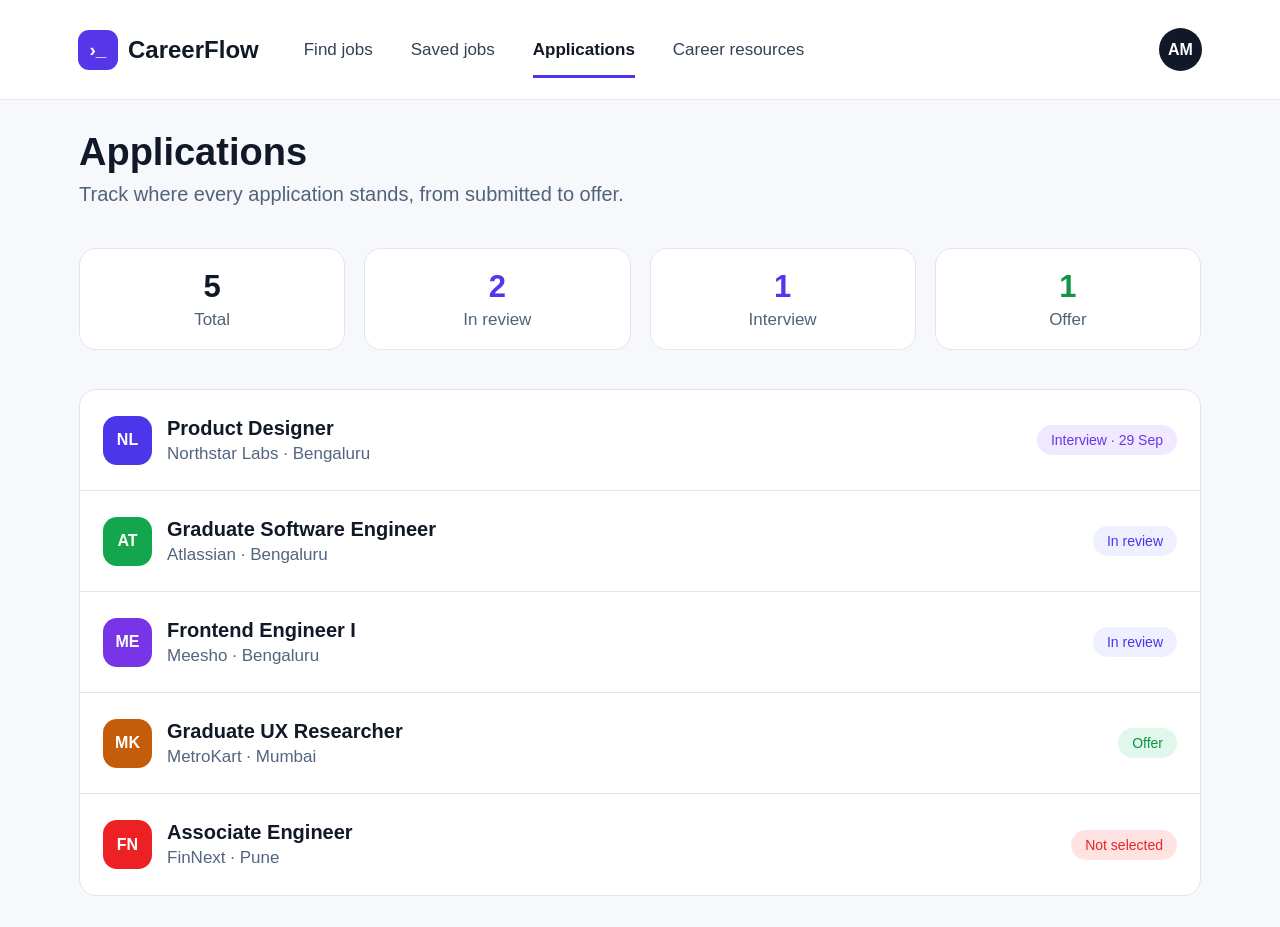
<file: application.html>
<!DOCTYPE html>
<html lang="en">
<head>
    <meta charset="UTF-8">
    <meta name="viewport" content="width=device-width, initial-scale=1.0">
    <title>CareerFlow - Applications</title>

    <style>
        * {
            margin: 0;
            padding: 0;
            box-sizing: border-box;
            font-family: Arial, Helvetica, sans-serif;
        }

        body {
            background: #f7f8fc;
            color: #111827;
        }

        /* NAVBAR */
        .navbar {
            height: 100px;
            background: white;
            border-bottom: 1px solid #e5e7eb;
            display: flex;
            align-items: center;
            padding: 0 78px;
        }

        .logo-section {
            display: flex;
            align-items: center;
            gap: 10px;
            margin-right: 45px;
        }

        .logo {
            width: 40px;
            height: 40px;
            background: #5536e8;
            color: white;
            border-radius: 11px;
            display: flex;
            align-items: center;
            justify-content: center;
            font-size: 19px;
            font-weight: bold;
        }

        .brand {
            font-size: 24px;
            font-weight: 700;
        }

        .nav-links {
            display: flex;
            gap: 38px;
            height: 100%;
            align-items: center;
        }

        .nav-links a {
            text-decoration: none;
            color: #334155;
            font-size: 17px;
            height: 100%;
            display: flex;
            align-items: center;
            position: relative;
        }

        .nav-links a.active {
            color: #111827;
            font-weight: 600;
        }

        .nav-links a.active::after {
            content: "";
            position: absolute;
            bottom: 21px;
            left: 0;
            width: 100%;
            height: 3px;
            background: #4935ee;
        }

        .profile {
            margin-left: auto;
            width: 43px;
            height: 43px;
            border-radius: 50%;
            background: #111827;
            color: white;
            display: flex;
            align-items: center;
            justify-content: center;
            font-weight: bold;
        }

        /* MAIN */
        .container {
            padding: 31px 79px;
        }

        .heading h1 {
            font-size: 38px;
            margin-bottom: 9px;
            font-weight: 750;
        }

        .heading p {
            font-size: 20px;
            color: #52627a;
        }

        /* STAT CARDS */
        .stats {
            display: grid;
            grid-template-columns: repeat(4, 1fr);
            gap: 19px;
            margin-top: 42px;
        }

        .stat-card {
            height: 102px;
            background: white;
            border: 1px solid #e1e5ed;
            border-radius: 17px;
            display: flex;
            flex-direction: column;
            align-items: center;
            justify-content: center;
        }

        .stat-number {
            font-size: 31px;
            font-weight: 700;
            margin-bottom: 5px;
        }

        .stat-label {
            font-size: 17px;
            color: #52627a;
        }

        .purple {
            color: #5137ed;
        }

        .green {
            color: #159447;
        }

        /* APPLICATION LIST */
        .applications {
            margin-top: 39px;
            background: white;
            border: 1px solid #e1e5ed;
            border-radius: 17px;
            overflow: hidden;
        }

        .application {
            min-height: 101px;
            display: flex;
            align-items: center;
            padding: 0 23px;
            border-bottom: 1px solid #e1e5ed;
        }

        .application:last-child {
            border-bottom: none;
        }

        .company-icon {
            width: 49px;
            height: 49px;
            border-radius: 14px;
            display: flex;
            align-items: center;
            justify-content: center;
            color: white;
            font-weight: bold;
            margin-right: 15px;
        }

        .nl {
            background: #4c35eb;
        }

        .at {
            background: #13a64d;
        }

        .me {
            background: #7835e8;
        }

        .mk {
            background: #c45c09;
        }

        .fn {
            background: #ed2024;
        }

        .job-info h2 {
            font-size: 20px;
            margin-bottom: 4px;
        }

        .job-info p {
            color: #536580;
            font-size: 17px;
        }

        .status {
            margin-left: auto;
            padding: 7px 14px;
            border-radius: 20px;
            font-size: 14px;
            font-weight: 500;
        }

        .interview {
            color: #6838e8;
            background: #f0e9ff;
        }

        .review {
            color: #4935e9;
            background: #eef0ff;
        }

        .offer {
            color: #079447;
            background: #e1f7eb;
        }

        .rejected {
            color: #e82424;
            background: #ffe2e2;
        }

        /* RESPONSIVE */
        @media (max-width: 900px) {
            .navbar {
                padding: 0 25px;
            }

            .container {
                padding: 30px 25px;
            }

            .stats {
                grid-template-columns: repeat(2, 1fr);
            }

            .nav-links {
                gap: 15px;
            }
        }

        @media (max-width: 600px) {
            .brand {
                display: none;
            }

            .nav-links {
                display: none;
            }

            .stats {
                grid-template-columns: 1fr;
            }

            .heading h1 {
                font-size: 30px;
            }

            .application {
                padding: 15px;
            }

            .status {
                font-size: 12px;
                padding: 6px 9px;
            }
        }
    </style>
</head>

<body>

    <!-- NAVIGATION -->
    <nav class="navbar">

        <div class="logo-section">
            <div class="logo">›_</div>
            <div class="brand">CareerFlow</div>
        </div>

        <div class="nav-links">
            <a href="#">Find jobs</a>
            <a href="#">Saved jobs</a>
            <a href="#" class="active">Applications</a>
            <a href="#">Career resources</a>
        </div>

        <div class="profile">AM</div>

    </nav>


    <!-- MAIN CONTENT -->
    <main class="container">

        <div class="heading">
            <h1>Applications</h1>
            <p>Track where every application stands, from submitted to offer.</p>
        </div>


        <!-- STATISTICS -->
        <section class="stats">

            <div class="stat-card">
                <div class="stat-number">5</div>
                <div class="stat-label">Total</div>
            </div>

            <div class="stat-card">
                <div class="stat-number purple">2</div>
                <div class="stat-label">In review</div>
            </div>

            <div class="stat-card">
                <div class="stat-number purple">1</div>
                <div class="stat-label">Interview</div>
            </div>

            <div class="stat-card">
                <div class="stat-number green">1</div>
                <div class="stat-label">Offer</div>
            </div>

        </section>


        <!-- APPLICATIONS -->
        <section class="applications">

            <!-- Product Designer -->
            <div class="application">

                <div class="company-icon nl">
                    NL
                </div>

                <div class="job-info">
                    <h2>Product Designer</h2>
                    <p>Northstar Labs · Bengaluru</p>
                </div>

                <div class="status interview">
                    Interview · 29 Sep
                </div>

            </div>


            <!-- Atlassian -->
            <div class="application">

                <div class="company-icon at">
                    AT
                </div>

                <div class="job-info">
                    <h2>Graduate Software Engineer</h2>
                    <p>Atlassian · Bengaluru</p>
                </div>

                <div class="status review">
                    In review
                </div>

            </div>


            <!-- Meesho -->
            <div class="application">

                <div class="company-icon me">
                    ME
                </div>

                <div class="job-info">
                    <h2>Frontend Engineer I</h2>
                    <p>Meesho · Bengaluru</p>
                </div>

                <div class="status review">
                    In review
                </div>

            </div>


            <!-- MetroKart -->
            <div class="application">

                <div class="company-icon mk">
                    MK
                </div>

                <div class="job-info">
                    <h2>Graduate UX Researcher</h2>
                    <p>MetroKart · Mumbai</p>
                </div>

                <div class="status offer">
                    Offer
                </div>

            </div>


            <!-- FinNext -->
            <div class="application">

                <div class="company-icon fn">
                    FN
                </div>

                <div class="job-info">
                    <h2>Associate Engineer</h2>
                    <p>FinNext · Pune</p>
                </div>

                <div class="status rejected">
                    Not selected
                </div>

            </div>

        </section>

    </main>

</body>
</html>
</file>
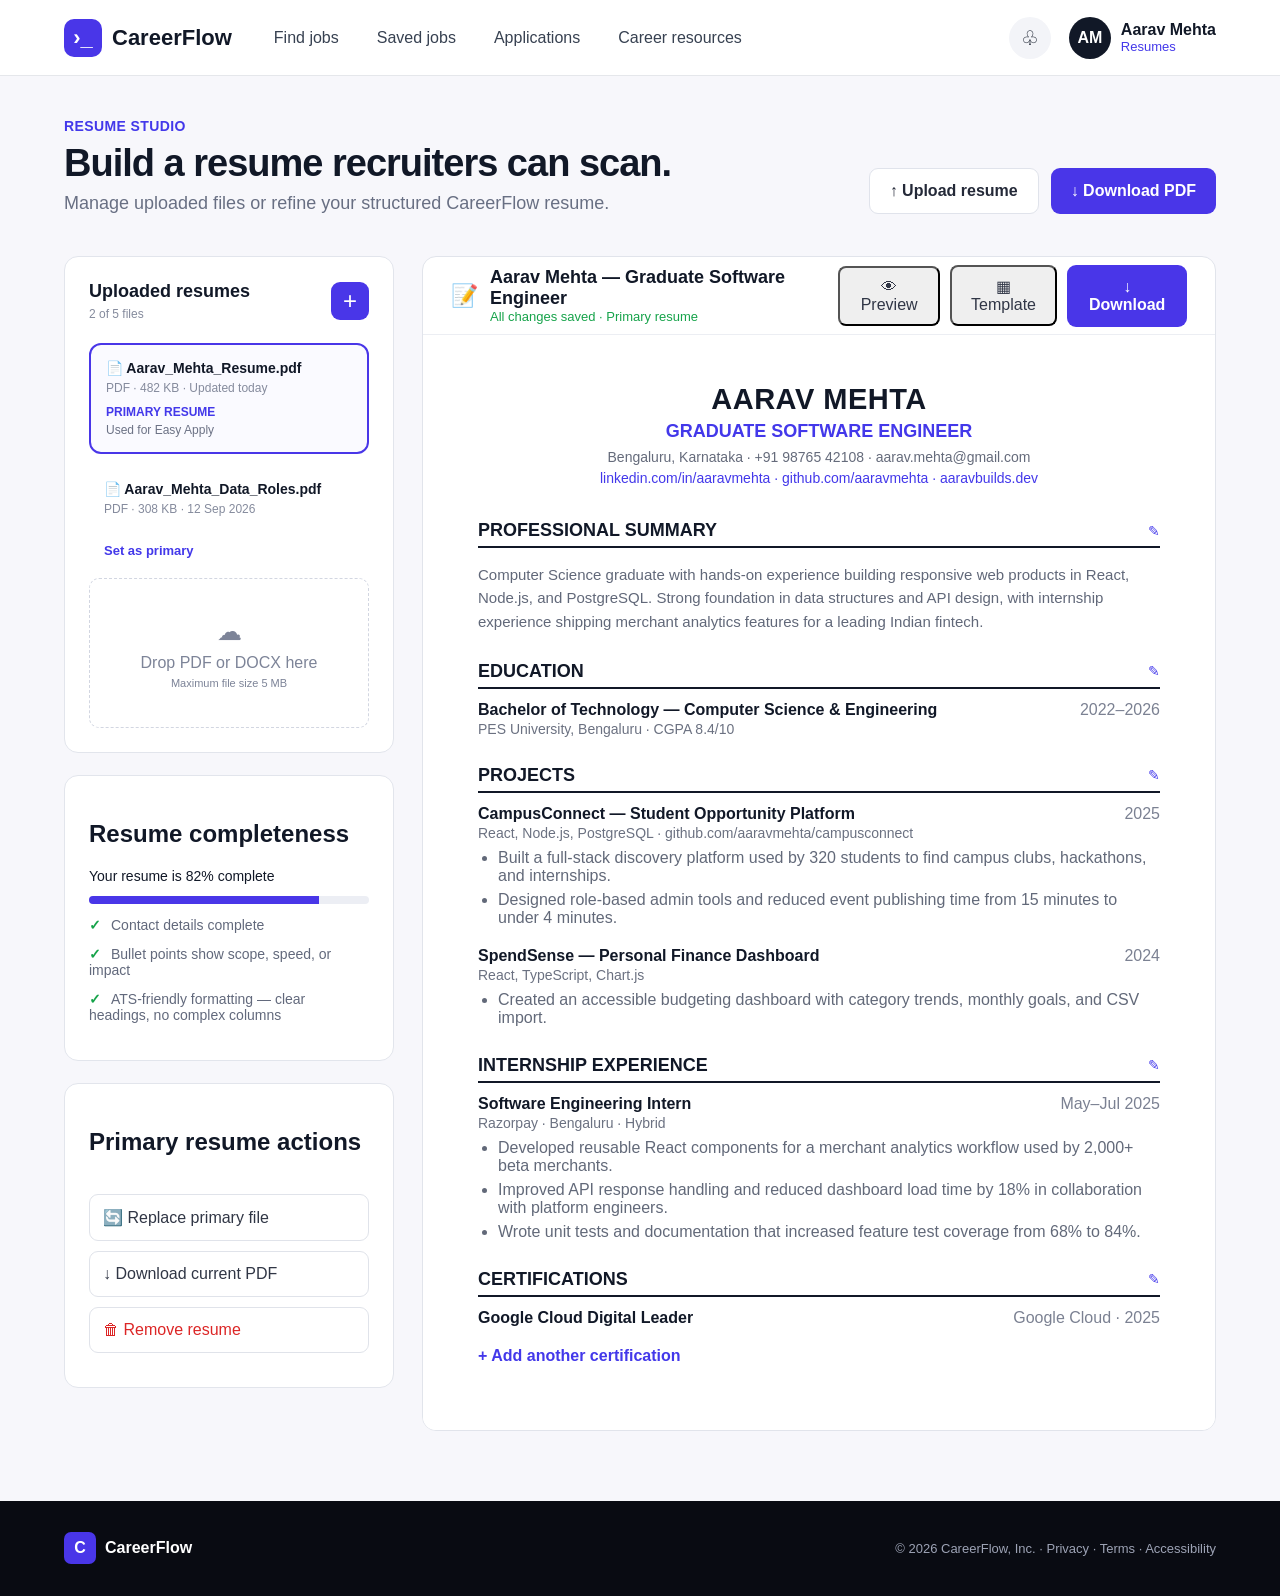
<file: resume.html>
<!DOCTYPE html>
<html lang="en">
<head>
  <meta charset="UTF-8">
  <meta name="viewport" content="width=device-width, initial-scale=1.0">
  <title>Resume Studio · CareerFlow</title>

  <style>
    * {
      box-sizing: border-box;
    }

    body {
      margin: 0;
      font-family: Inter, Arial, sans-serif;
      background: #f7f7fb;
      color: #111827;
    }

    a {
      text-decoration: none;
      color: inherit;
    }

    button,
    input {
      font: inherit;
    }

    button {
      cursor: pointer;
    }

    /* ================= HEADER ================= */

    header {
      height: 76px;
      background: white;
      border-bottom: 1px solid #e5e7eb;
      display: flex;
      align-items: center;
      padding: 0 64px;
      justify-content: space-between;
    }

    .header-left {
      display: flex;
      align-items: center;
      gap: 42px;
    }

    .logo {
      display: flex;
      align-items: center;
      gap: 10px;
      font-size: 22px;
      font-weight: 800;
    }

    .logo-icon {
      width: 38px;
      height: 38px;
      background: #4936e8;
      color: white;
      border-radius: 10px;
      display: flex;
      justify-content: center;
      align-items: center;
      font-weight: bold;
    }

    nav {
      display: flex;
      gap: 38px;
      color: #374151;
    }

    nav a {
      padding: 28px 0;
      position: relative;
    }

    nav a:hover {
      color: #4338ea;
    }

    .header-right {
      display: flex;
      align-items: center;
      gap: 18px;
    }

    .notification {
      width: 42px;
      height: 42px;
      border-radius: 50%;
      background: #f3f4f8;
      display: flex;
      justify-content: center;
      align-items: center;
      font-size: 20px;
    }

    .profile {
      display: flex;
      align-items: center;
      gap: 10px;
    }

    .profile-circle {
      width: 42px;
      height: 42px;
      border-radius: 50%;
      background: #111827;
      color: white;
      display: flex;
      align-items: center;
      justify-content: center;
      font-weight: 700;
    }

    .profile-name {
      font-weight: 700;
    }

    .profile-role {
      color: #4338ea;
      font-size: 13px;
    }

    /* ================= MAIN ================= */

    main {
      max-width: 1550px;
      margin: auto;
      padding: 42px 64px 70px;
    }

    .page-heading {
      display: flex;
      justify-content: space-between;
      align-items: flex-end;
      margin-bottom: 42px;
    }

    .eyebrow {
      color: #4338ea;
      font-weight: 700;
      font-size: 14px;
      letter-spacing: .4px;
      margin-bottom: 8px;
    }

    h1 {
      margin: 0 0 8px;
      font-size: 38px;
      letter-spacing: -1px;
    }

    .subtitle {
      color: #686f83;
      font-size: 18px;
      margin: 0;
    }

    .heading-actions {
      display: flex;
      gap: 12px;
    }

    /* ================= BUTTONS ================= */

    .btn {
      border: none;
      padding: 13px 20px;
      border-radius: 9px;
      font-weight: 600;
      display: inline-flex;
      align-items: center;
      gap: 8px;
    }

    .btn-primary {
      background: #4936e8;
      color: white;
    }

    .btn-primary:hover {
      background: #3828c9;
    }

    .btn-light {
      background: white;
      border: 1px solid #e0e3eb;
      color: #242938;
    }

    .btn-light:hover {
      background: #f5f5fa;
    }

    /* ================= WORKSPACE ================= */

    .workspace {
      display: grid;
      grid-template-columns: 330px 1fr;
      gap: 28px;
      align-items: start;
    }

    /* ================= SIDEBAR ================= */

    .sidebar-card {
      background: white;
      border: 1px solid #e2e5ec;
      border-radius: 14px;
      padding: 24px;
      margin-bottom: 22px;
    }

    .sidebar-title {
      display: flex;
      justify-content: space-between;
      align-items: center;
      margin-bottom: 22px;
    }

    .sidebar-title h2 {
      font-size: 18px;
      margin: 0;
    }

    .add-btn {
      width: 38px;
      height: 38px;
      border: none;
      border-radius: 9px;
      background: #4936e8;
      color: white;
      font-size: 24px;
    }

    .resume-item {
      padding: 15px;
      border-radius: 12px;
      margin-bottom: 12px;
    }

    .resume-item.primary {
      border: 2px solid #4936e8;
      background: #fafaff;
    }

    .resume-item-title {
      font-weight: 600;
      font-size: 14px;
    }

    .resume-meta {
      color: #858b9d;
      font-size: 12px;
      margin-top: 5px;
    }

    .primary-label {
      color: #4338ea;
      font-weight: 700;
      font-size: 12px;
      margin-top: 10px;
    }

    .resume-use {
      color: #6c7285;
      font-size: 12px;
      margin-top: 4px;
    }

    .set-primary {
      color: #4338ea;
      font-size: 13px;
      font-weight: 600;
      margin: 5px 0 20px 15px;
    }

    .upload-box {
      height: 150px;
      border: 1px dashed #d2d6e1;
      border-radius: 10px;
      display: flex;
      flex-direction: column;
      justify-content: center;
      align-items: center;
      color: #7d8498;
      text-align: center;
    }

    .upload-icon {
      font-size: 25px;
      margin-bottom: 8px;
    }

    .upload-box small {
      margin-top: 5px;
      font-size: 11px;
    }

    .completion {
      font-size: 14px;
    }

    .progress {
      height: 8px;
      background: #eceef4;
      border-radius: 10px;
      overflow: hidden;
      margin-top: 12px;
    }

    .progress-bar {
      width: 82%;
      height: 100%;
      background: #4936e8;
    }

    .tips {
      list-style: none;
      padding: 0;
      margin: 0;
    }

    .tips li {
      margin: 13px 0;
      color: #62697c;
      font-size: 14px;
    }

    .tips li::before {
      content: "✓";
      color: #16a34a;
      font-weight: bold;
      margin-right: 10px;
    }

    .action-button {
      width: 100%;
      background: white;
      border: 1px solid #e0e3ea;
      border-radius: 9px;
      padding: 13px;
      margin-bottom: 10px;
      text-align: left;
      color: #303645;
      font-weight: 500;
    }

    .action-button:hover {
      background: #f7f7fa;
    }

    .remove {
      color: #dc2626;
    }

    /* ================= RESUME AREA ================= */

    .resume-area {
      background: white;
      border-radius: 14px;
      border: 1px solid #e1e4eb;
      overflow: hidden;
    }

    .resume-toolbar {
      height: 78px;
      display: flex;
      align-items: center;
      justify-content: space-between;
      padding: 0 28px;
      border-bottom: 1px solid #eceef3;
    }

    .resume-title {
      display: flex;
      align-items: center;
      gap: 12px;
    }

    .resume-title-icon {
      font-size: 22px;
    }

    .resume-title h2 {
      margin: 0;
      font-size: 18px;
    }

    .saved {
      color: #16a34a;
      font-size: 13px;
    }

    .toolbar-actions {
      display: flex;
      gap: 10px;
      align-items: center;
    }

    .toolbar-link {
      padding: 10px 14px;
      color: #303646;
      border-radius: 8px;
    }

    .toolbar-link:hover {
      background: #f4f5f8;
    }

    /* ================= RESUME PAPER ================= */

    .paper {
      background: white;
      padding: 48px 55px 65px;
      min-height: 900px;
    }

    .resume-header {
      text-align: center;
      margin-bottom: 34px;
    }

    .resume-header h1 {
      font-size: 29px;
      letter-spacing: .5px;
      margin-bottom: 5px;
    }

    .resume-position {
      color: #4338ea;
      font-weight: 700;
      font-size: 18px;
      margin-bottom: 7px;
    }

    .contact {
      color: #656b7b;
      font-size: 14px;
      margin-bottom: 5px;
    }

    .links {
      color: #4338ea;
      font-size: 14px;
    }

    /* ================= SECTIONS ================= */

    .resume-section {
      margin-top: 28px;
    }

    .section-heading {
      display: flex;
      align-items: center;
      border-bottom: 2px solid #111827;
      padding-bottom: 5px;
      margin-bottom: 12px;
    }

    .section-heading h2 {
      font-size: 18px;
      margin: 0;
      font-weight: 800;
    }

    .edit {
      margin-left: auto;
      color: #4338ea;
      font-size: 14px;
    }

    .resume-text {
      color: #616879;
      font-size: 15px;
      line-height: 1.55;
    }

    .education-row,
    .experience-row,
    .project-row,
    .cert-row {
      position: relative;
      margin-bottom: 20px;
    }

    .row-top {
      display: flex;
      justify-content: space-between;
      gap: 20px;
    }

    .row-title {
      font-weight: 700;
      font-size: 16px;
    }

    .date {
      color: #7b8192;
      white-space: nowrap;
    }

    .organization {
      color: #6b7181;
      font-size: 14px;
      margin-top: 2px;
    }

    ul.resume-bullets {
      margin: 8px 0 0 20px;
      padding: 0;
      color: #626979;
    }

    ul.resume-bullets li {
      margin-bottom: 6px;
    }

    .skills {
      display: flex;
      flex-wrap: wrap;
      gap: 8px;
    }

    .skill {
      background: #f1f2f7;
      padding: 6px 10px;
      border-radius: 7px;
      font-size: 13px;
    }

    /* ================= FOOTER ================= */

    footer {
      height: 95px;
      background: #090b12;
      color: white;
      display: flex;
      align-items: center;
      justify-content: space-between;
      padding: 0 64px;
    }

    .footer-logo {
      display: flex;
      align-items: center;
      gap: 9px;
      font-weight: 700;
    }

    .footer-icon {
      width: 32px;
      height: 32px;
      border-radius: 7px;
      background: #4936e8;
      display: flex;
      align-items: center;
      justify-content: center;
    }

    .footer-text {
      color: #9da3b5;
      font-size: 13px;
    }

    /* ================= RESPONSIVE ================= */

    @media (max-width: 1000px) {
      header {
        padding: 0 25px;
      }

      main {
        padding: 35px 25px;
      }

      .workspace {
        grid-template-columns: 1fr;
      }

      .sidebar {
        display: grid;
        grid-template-columns: 1fr 1fr;
        gap: 20px;
      }
    }

    @media (max-width: 700px) {
      nav {
        display: none;
      }

      .profile-name,
      .profile-role {
        display: none;
      }

      .page-heading {
        flex-direction: column;
        align-items: flex-start;
        gap: 20px;
      }

      .heading-actions {
        width: 100%;
      }

      .heading-actions .btn {
        flex: 1;
        justify-content: center;
      }

      .sidebar {
        display: block;
      }

      .paper {
        padding: 30px 20px;
      }

      .resume-toolbar {
        padding: 0 15px;
      }

      .toolbar-link {
        display: none;
      }

      footer {
        padding: 0 20px;
      }
    }
  </style>
</head>

<body>

<!-- ================= HEADER ================= -->

<header>

  <div class="header-left">

    <a href="index.html" class="logo">
      <span class="logo-icon">›_</span>
      CareerFlow
    </a>

    <nav>
      <a href="index.html">Find jobs</a>
      <a href="saved-jobs.html">Saved jobs</a>
      <a href="applications.html">Applications</a>
      <a href="#">Career resources</a>
    </nav>

  </div>

  <div class="header-right">

    <div class="notification">♧</div>

    <div class="profile">

      <div class="profile-circle">
        AM
      </div>

      <div>
        <div class="profile-name">Aarav Mehta</div>
        <div class="profile-role">Resumes</div>
      </div>

    </div>

  </div>

</header>


<!-- ================= MAIN ================= -->

<main>

  <!-- PAGE TITLE -->

  <div class="page-heading">

    <div>
      <div class="eyebrow">RESUME STUDIO</div>

      <h1>Build a resume recruiters can scan.</h1>

      <p class="subtitle">
        Manage uploaded files or refine your structured CareerFlow resume.
      </p>
    </div>

    <div class="heading-actions">

      <button class="btn btn-light">
        ↑ Upload resume
      </button>

      <button class="btn btn-primary">
        ↓ Download PDF
      </button>

    </div>

  </div>


  <!-- ================= WORKSPACE ================= -->

  <div class="workspace">

    <!-- SIDEBAR -->

    <aside class="sidebar">

      <!-- Uploaded resumes -->

      <div class="sidebar-card">

        <div class="sidebar-title">

          <div>
            <h2>Uploaded resumes</h2>
            <div class="resume-meta">2 of 5 files</div>
          </div>

          <button class="add-btn">+</button>

        </div>


        <div class="resume-item primary">

          <div class="resume-item-title">
            📄 Aarav_Mehta_Resume.pdf
          </div>

          <div class="resume-meta">
            PDF · 482 KB · Updated today
          </div>

          <div class="primary-label">
            PRIMARY RESUME
          </div>

          <div class="resume-use">
            Used for Easy Apply
          </div>

        </div>


        <div class="resume-item">

          <div class="resume-item-title">
            📄 Aarav_Mehta_Data_Roles.pdf
          </div>

          <div class="resume-meta">
            PDF · 308 KB · 12 Sep 2026
          </div>

        </div>

        <div class="set-primary">
          Set as primary
        </div>


        <div class="upload-box">

          <div class="upload-icon">☁</div>

          <div>Drop PDF or DOCX here</div>

          <small>Maximum file size 5 MB</small>

        </div>

      </div>


      <!-- Resume completeness -->

      <div class="sidebar-card">

        <h2>Resume completeness</h2>

        <div class="completion">
          Your resume is 82% complete
        </div>

        <div class="progress">
          <div class="progress-bar"></div>
        </div>

        <ul class="tips">

          <li>Contact details complete</li>

          <li>Bullet points show scope, speed, or impact</li>

          <li>ATS-friendly formatting — clear headings, no complex columns</li>

        </ul>

      </div>


      <!-- Primary actions -->

      <div class="sidebar-card">

        <h2>Primary resume actions</h2>

        <br>

        <button class="action-button">
          🔄 Replace primary file
        </button>

        <button class="action-button">
          ↓ Download current PDF
        </button>

        <button class="action-button remove">
          🗑 Remove resume
        </button>

      </div>

    </aside>


    <!-- ================= RESUME PREVIEW ================= -->

    <section class="resume-area">

      <!-- Toolbar -->

      <div class="resume-toolbar">

        <div class="resume-title">

          <span class="resume-title-icon">📝</span>

          <div>
            <h2>Aarav Mehta — Graduate Software Engineer</h2>
            <div class="saved">
              All changes saved · Primary resume
            </div>
          </div>

        </div>


        <div class="toolbar-actions">

          <button class="toolbar-link">
            👁 Preview
          </button>

          <button class="toolbar-link">
            ▦ Template
          </button>

          <button class="btn btn-primary">
            ↓ Download
          </button>

        </div>

      </div>


      <!-- Resume paper -->

      <div class="paper">

        <!-- Resume heading -->

        <div class="resume-header">

          <h1>AARAV MEHTA</h1>

          <div class="resume-position">
            GRADUATE SOFTWARE ENGINEER
          </div>

          <div class="contact">
            Bengaluru, Karnataka · +91 98765 42108 ·
            aarav.mehta@gmail.com
          </div>

          <div class="links">
            linkedin.com/in/aaravmehta ·
            github.com/aaravmehta ·
            aaravbuilds.dev
          </div>

        </div>


        <!-- Professional summary -->

        <div class="resume-section">

          <div class="section-heading">
            <h2>PROFESSIONAL SUMMARY</h2>
            <span class="edit">✎</span>
          </div>

          <p class="resume-text">
            Computer Science graduate with hands-on experience building
            responsive web products in React, Node.js, and PostgreSQL.
            Strong foundation in data structures and API design, with
            internship experience shipping merchant analytics features
            for a leading Indian fintech.
          </p>

        </div>


        <!-- Education -->

        <div class="resume-section">

          <div class="section-heading">
            <h2>EDUCATION</h2>
            <span class="edit">✎</span>
          </div>

          <div class="education-row">

            <div class="row-top">

              <div>
                <div class="row-title">
                  Bachelor of Technology — Computer Science & Engineering
                </div>

                <div class="organization">
                  PES University, Bengaluru · CGPA 8.4/10
                </div>
              </div>

              <div class="date">
                2022–2026
              </div>

            </div>

          </div>

        </div>


        <!-- Projects -->

        <div class="resume-section">

          <div class="section-heading">
            <h2>PROJECTS</h2>
            <span class="edit">✎</span>
          </div>


          <div class="project-row">

            <div class="row-top">

              <div>
                <div class="row-title">
                  CampusConnect — Student Opportunity Platform
                </div>

                <div class="organization">
                  React, Node.js, PostgreSQL · github.com/aaravmehta/campusconnect
                </div>
              </div>

              <div class="date">
                2025
              </div>

            </div>

            <ul class="resume-bullets">

              <li>
                Built a full-stack discovery platform used by 320 students
                to find campus clubs, hackathons, and internships.
              </li>

              <li>
                Designed role-based admin tools and reduced event publishing
                time from 15 minutes to under 4 minutes.
              </li>

            </ul>

          </div>


          <div class="project-row">

            <div class="row-top">

              <div>
                <div class="row-title">
                  SpendSense — Personal Finance Dashboard
                </div>

                <div class="organization">
                  React, TypeScript, Chart.js
                </div>

              </div>

              <div class="date">
                2024
              </div>

            </div>

            <ul class="resume-bullets">

              <li>
                Created an accessible budgeting dashboard with category
                trends, monthly goals, and CSV import.
              </li>

            </ul>

          </div>

        </div>


        <!-- Internship -->

        <div class="resume-section">

          <div class="section-heading">
            <h2>INTERNSHIP EXPERIENCE</h2>
            <span class="edit">✎</span>
          </div>

          <div class="experience-row">

            <div class="row-top">

              <div>

                <div class="row-title">
                  Software Engineering Intern
                </div>

                <div class="organization">
                  Razorpay · Bengaluru · Hybrid
                </div>

              </div>

              <div class="date">
                May–Jul 2025
              </div>

            </div>

            <ul class="resume-bullets">

              <li>
                Developed reusable React components for a merchant analytics
                workflow used by 2,000+ beta merchants.
              </li>

              <li>
                Improved API response handling and reduced dashboard load
                time by 18% in collaboration with platform engineers.
              </li>

              <li>
                Wrote unit tests and documentation that increased feature
                test coverage from 68% to 84%.
              </li>

            </ul>

          </div>

        </div>


        <!-- Certifications -->

        <div class="resume-section">

          <div class="section-heading">
            <h2>CERTIFICATIONS</h2>
            <span class="edit">✎</span>
          </div>

          <div class="cert-row">

            <div class="row-top">

              <div class="row-title">
                Google Cloud Digital Leader
              </div>

              <div class="date">
                Google Cloud · 2025
              </div>

            </div>

          </div>

          <a href="#" style="color:#4338ea;font-weight:600;">
            + Add another certification
          </a>

        </div>

      </div>

    </section>

  </div>

</main>


<!-- ================= FOOTER ================= -->

<footer>

  <div class="footer-logo">

    <span class="footer-icon">C</span>

    CareerFlow

  </div>

  <div class="footer-text">
    © 2026 CareerFlow, Inc. · Privacy · Terms · Accessibility
  </div>

</footer>


</body>
</html>
</file>
